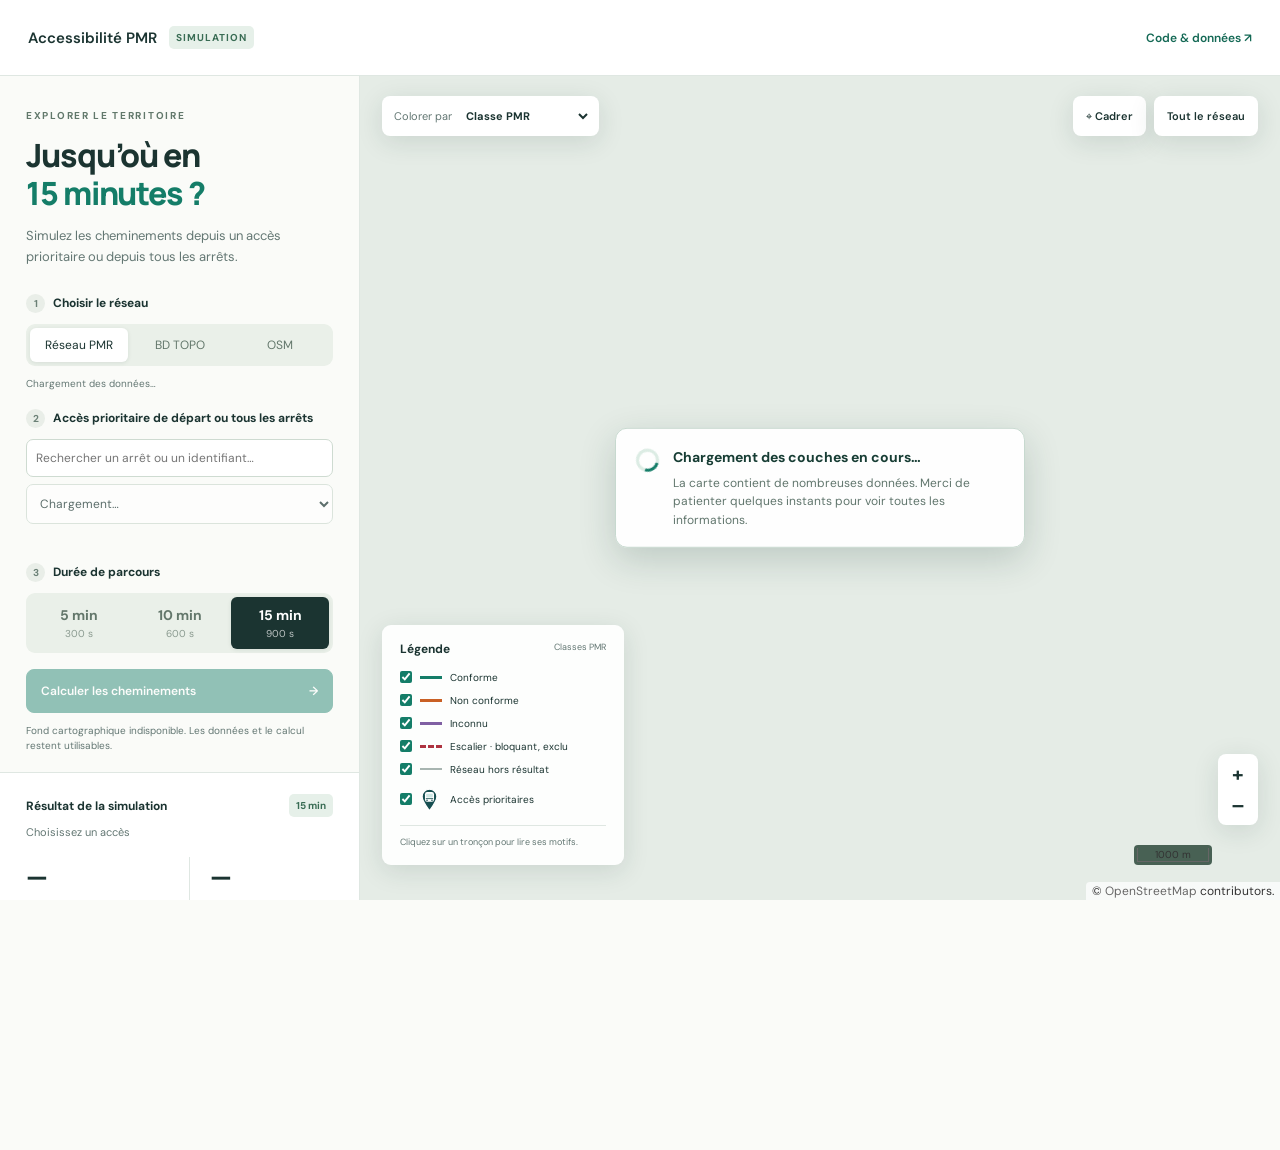
<file: docs/index.html>
<!doctype html><html lang="fr"><meta charset="utf-8"><meta name="viewport" content="width=device-width,initial-scale=1"><meta http-equiv="refresh" content="0;url=./simulation/"><title>Accessibilité PMR · Anglet</title><p><a href="./simulation/">Ouvrir la carte interactive d’Anglet</a></p></html>
</file>
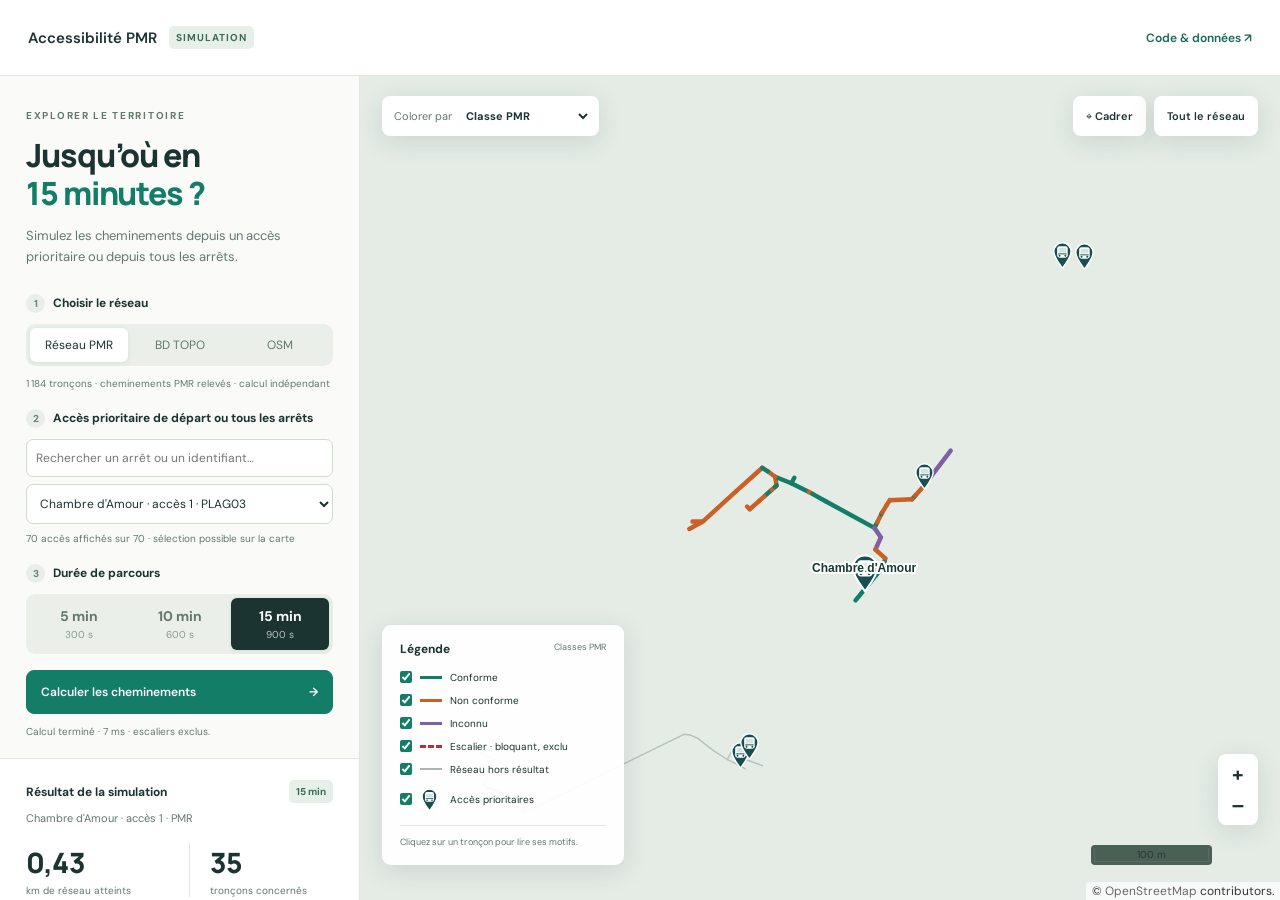
<file: docs/simulation/index.html>
<!doctype html>
<html lang="fr">
<head>
  <meta charset="utf-8"><meta name="viewport" content="width=device-width,initial-scale=1">
  <meta name="description" content="Simulation des cheminements à 5, 10 et 15 minutes depuis les accès prioritaires d’Anglet. Réseaux PMR, BD TOPO et OSM indépendants, critères et motifs consultables.">
  <title>Anglet · Accessibilité PMR</title>
  <link rel="icon" href="data:image/svg+xml,%3Csvg xmlns='http://www.w3.org/2000/svg' viewBox='0 0 64 64'%3E%3Crect width='64' height='64' rx='16' fill='%230f675c'/%3E%3Cpath d='M14 47L28 17h8l14 30H39l-7-17-7 17Z' fill='white'/%3E%3C/svg%3E">
  <link rel="stylesheet" href="./vendor/ol.css"><link rel="stylesheet" href="./style.css">
  <script defer src="./vendor/ol.js"></script><script type="module" src="./app.mjs"></script>
</head>
<body>
  <header class="topbar">
    <div class="brand"><span class="brand-icon" aria-hidden="true">A</span><div><strong>ANGLET</strong><span>Observatoire des cheminements</span></div></div>
    <div class="top-title">Accessibilité PMR <span class="pill">SIMULATION</span></div>
    <a class="source-link" href="https://github.com/chafiiabdi/cartes_danalyse" target="_blank" rel="noopener">Code & données ↗</a>
  </header>
  <main class="workspace">
    <aside class="sidebar" aria-label="Paramètres et résultats">
      <div class="intro"><span class="eyebrow">EXPLORER LE TERRITOIRE</span><h1>Jusqu’où en<br><em>15 minutes ?</em></h1><p>Simulez les cheminements depuis un accès prioritaire ou depuis tous les arrêts.</p></div>
      <section class="parameters">
        <fieldset><legend><span class="step">1</span> Choisir le réseau</legend><div class="segmented network"><label><input type="radio" name="network" value="pmr" checked><span>Réseau PMR</span></label><label><input type="radio" name="network" value="bdtopo"><span>BD TOPO</span></label><label><input type="radio" name="network" value="osm"><span>OSM</span></label></div></fieldset>
        <p class="hint" id="networkInfo">Chargement des données…</p>
        <div class="field"><label for="search"><span class="step">2</span> Accès prioritaire de départ ou tous les arrêts</label><input id="search" type="search" placeholder="Rechercher un arrêt ou un identifiant…" autocomplete="off"><select id="departure" aria-label="Accès prioritaire" disabled><option>Chargement…</option></select><p id="searchInfo" class="hint"></p></div>
        <fieldset><legend><span class="step">3</span> Durée de parcours</legend><div class="segmented durations"><label><input type="radio" name="budget" value="300"><span><b>5 min</b><small>300 s</small></span></label><label><input type="radio" name="budget" value="600"><span><b>10 min</b><small>600 s</small></span></label><label><input type="radio" name="budget" value="900" checked><span><b>15 min</b><small>900 s</small></span></label></div></fieldset>
        <button id="calculate" class="primary" disabled>Calculer les cheminements <span aria-hidden="true">→</span></button>
        <p id="status" role="status" aria-live="polite">Chargement des réseaux…</p>
      </section>
      <section class="results" aria-labelledby="resultTitle"><div class="section-heading"><h2 id="resultTitle">Résultat de la simulation</h2><span id="resultBudget" class="mini-pill">15 min</span></div><p id="resultName" class="result-name">Choisissez un accès</p><div class="metrics"><div><strong id="totalLength">—</strong><span>km de réseau atteints</span></div><div><strong id="edgeCount">—</strong><span>tronçons concernés</span></div></div><div id="distribution" class="distribution" aria-label="Répartition par longueur"></div><div id="stats"></div><p class="hint">Longueurs cumulées de réseau atteignable. En mode « Tous les arrêts », chaque portion commune est comptée une seule fois.</p><div class="exports"><button id="geojson" disabled>↓ GeoJSON</button><button id="csv" disabled>↓ Tableau CSV</button></div><div class="map-export"><strong>Exporter une carte mise en page</strong><div class="exports"><button id="mapPng" disabled>↓ Carte PNG HD</button><button id="mapPdf" disabled>↓ Carte PDF A4</button></div><p class="hint">Titre, orientation, échelle graphique, légende et sources. Le cadrage actuel est conservé.</p></div></section>
      <details class="method"><summary>Règles et limites du calcul</summary><p>Simulation en fauteuil roulant électrique : 6 km/h, ramenés à 3 km/h pour les difficultés prévues par le modèle. Les escaliers sont bloquants et exclus.</p><p>Les autres anciens tronçons « Bloquants » deviennent « Non conformes » et restent franchissables dans la simulation. Les motifs et informations manquantes sont conservés.</p><p>PMR : raccord à son quai associé. BD TOPO et OSM : raccord au tronçon le plus proche. Les réseaux sont calculés séparément. Le raccord, supposé praticable à 6 km/h, est inclus dans le temps.</p><p>Un tronçon non atteint peut être trop éloigné ou déconnecté. Il n’est pas automatiquement bloquant. Les travaux ne sont pas pris en compte.</p><p id="dataDate"></p><p>Sources : données PMR du projet d’Anglet, BD TOPO et réseau OpenStreetMap préparé dans la base. Pour OSM, la conformité PMR n’est pas certifiée. <a href="./README.md">Documentation du modèle</a>.</p></details>
      <footer>ANGLET · ANALYSE TERRITORIALE <span id="dataCount"></span></footer>
    </aside>
    <section class="map-area" aria-label="Carte et inspection des tronçons">
      <div id="loadingAlert" class="loading-alert" role="status" aria-live="polite">
        <span class="loading-spinner" aria-hidden="true"></span>
        <p><strong>Chargement des couches en cours…</strong><span>La carte contient de nombreuses données. Merci de patienter quelques instants pour voir toutes les informations.</span></p>
      </div>
      <div id="map" tabindex="0" aria-label="Carte interactive. Cliquez sur un accès pour le sélectionner ou sur un tronçon pour consulter ses motifs."></div>
      <div class="map-toolbar"><div class="display-controls"><label for="colorMode">Colorer par</label><select id="colorMode"><option value="class">Classe PMR</option><option value="time">Temps de parcours</option></select></div><button id="fit" title="Cadrer le résultat">⌖ <span>Cadrer</span></button><button id="allExtent" title="Voir tout le réseau">Tout le réseau</button></div>
      <div class="notice"><span aria-hidden="true">ⓘ</span><p><strong>Simulation exploratoire</strong> · Les non-conformités peuvent être franchies dans le calcul. Le résultat ne garantit pas la praticabilité réelle.</p></div>
      <div id="connection" class="connection" hidden></div>
      <div class="legend"><h2>Légende <span id="legendMode">Classes PMR</span></h2><div id="classLegend"><label><input type="checkbox" data-class="Conforme" checked><i class="line green"></i>Conforme</label><label><input type="checkbox" data-class="Non conforme" checked><i class="line orange"></i>Non conforme</label><label><input type="checkbox" data-class="Inconnu" checked><i class="line purple"></i>Inconnu</label></div><div id="timeLegend" hidden><p><i class="line time5"></i>0–5 min</p><p><i class="line time10"></i>5–10 min</p><p><i class="line time15"></i>10–15 min</p></div><label><input type="checkbox" id="showStairs" checked><i class="line stair"></i>Escalier · bloquant, exclu</label><label><input type="checkbox" id="showContext" checked><i class="line context"></i>Réseau hors résultat</label><label><input type="checkbox" id="showStops" checked><img class="bus-legend" src="./bus-stop.svg" alt="">Accès prioritaires</label><p class="legend-note">Cliquez sur un tronçon pour lire ses motifs.</p></div>
      <article id="inspection" class="inspection" aria-label="Détail du tronçon" hidden><button id="closeInspection" aria-label="Fermer les informations">×</button><div id="inspectionContent"></div></article>
      <div id="mapError" class="map-error" role="alert" hidden></div>
    </section>
  </main>
  <noscript>Activez JavaScript pour consulter la carte et calculer les cheminements.</noscript>
</body>
</html>
</file>
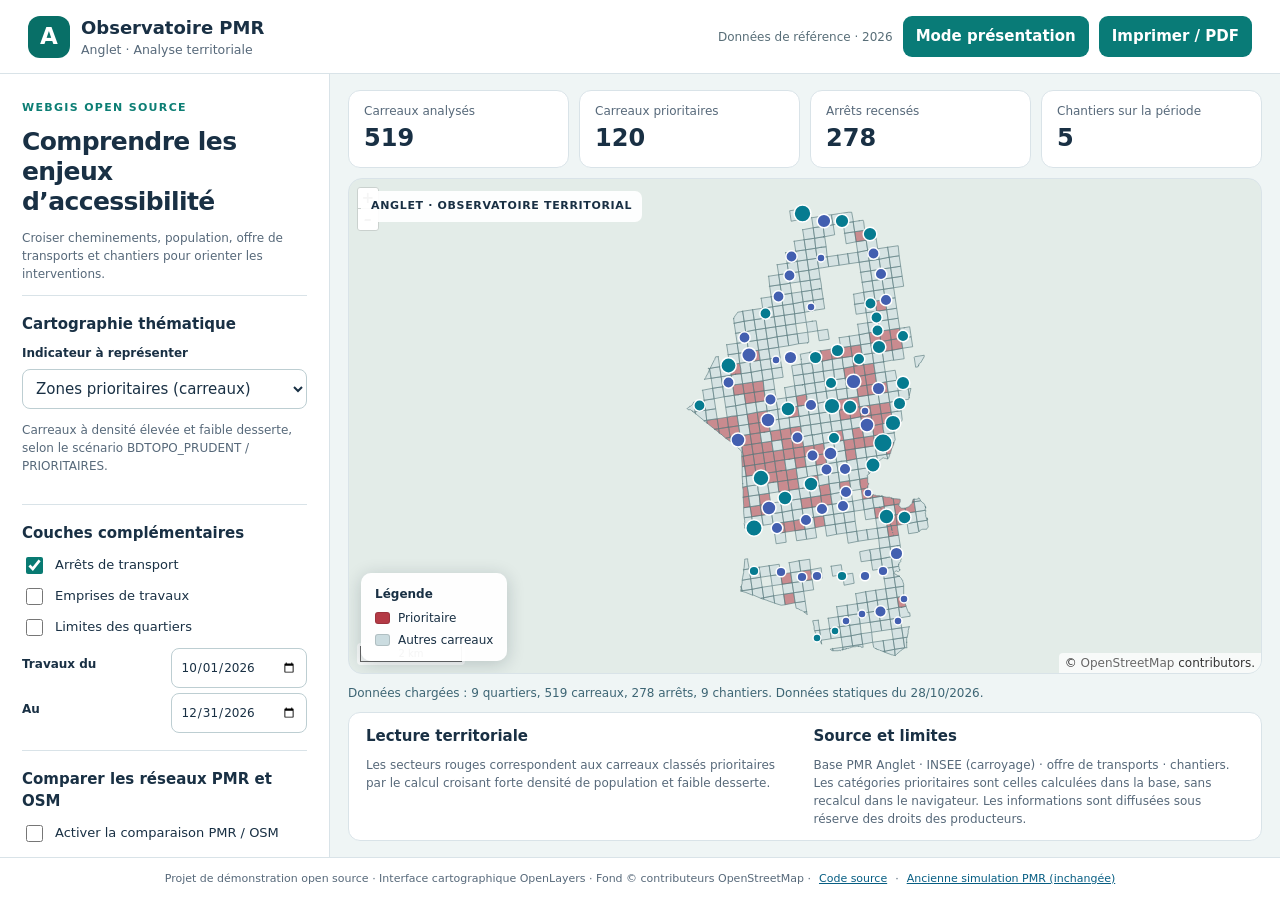
<file: docs/websig/index.html>
<!doctype html>
<html lang="fr"><head><meta charset="utf-8"><meta name="viewport" content="width=device-width, initial-scale=1">
<title>Observatoire PMR · Anglet</title><meta name="description" content="Observatoire territorial de l'accessibilité, transports, population et chantiers à Anglet.">
<link rel="stylesheet" href="../simulation/vendor/ol.css"><link rel="stylesheet" href="./style.css">
<script defer src="../simulation/vendor/ol.js"></script><script defer src="./app.js"></script><script defer src="./comparaison-reseaux.js"></script></head>
<body>
<a class="skip" href="#main">Aller au contenu principal</a>
<header><div class="brand"><span class="logo" aria-hidden="true">A</span><div><strong>Observatoire PMR</strong><small>Anglet · Analyse territoriale</small></div></div><div class="head-actions"><span class="tag">Données de référence · 2026</span><button id="presentation" type="button">Mode présentation</button><button id="print" type="button">Imprimer / PDF</button></div></header>
<main id="main" class="layout">
<aside class="sidebar" aria-label="Paramétrage de la carte">
<div class="intro"><span class="kicker">WEBGIS OPEN SOURCE</span><h1>Comprendre les enjeux d’accessibilité</h1><p>Croiser cheminements, population, offre de transports et chantiers pour orienter les interventions.</p></div>
<section><h2>Cartographie thématique</h2><label for="theme">Indicateur à représenter</label><select id="theme"><option value="priorite">Zones prioritaires (carreaux)</option><option value="densite">Densité de population</option><option value="desserte">Desserte à 15 minutes</option><option value="quartiers">Desserte des quartiers</option><option value="transport">Offre de transports</option><option value="travaux">Travaux sur une période</option></select>
<p class="help" id="themeHint">Carreaux avec forte densité et faible desserte du réseau selon le scénario prudent.</p></section>
<section><h2>Couches complémentaires</h2><label class="check"><input id="stops" type="checkbox" checked> Arrêts de transport</label><label class="check"><input id="works" type="checkbox"> Emprises de travaux</label><label class="check"><input id="areas" type="checkbox"> Limites des quartiers</label>
<div class="dates"><label for="from">Travaux du</label><input id="from" type="date" value="2026-10-01"><label for="to">Au</label><input id="to" type="date" value="2026-12-31"></div></section>
<section aria-labelledby="compareTitle"><h2 id="compareTitle">Comparer les réseaux PMR et OSM</h2>
<label class="check"><input id="compare" type="checkbox"> Activer la comparaison PMR / OSM</label>
<div id="compareOptions" hidden>
<label class="check"><input id="comparePmr" type="checkbox" checked disabled> Réseau PMR relevé</label>
<label class="check"><input id="compareOsm" type="checkbox" checked disabled> Réseau OSM (référence complémentaire)</label>
<label class="check"><input id="compareEnds" type="checkbox" checked disabled> Extrémités PMR proches d’OSM à examiner</label>
<button class="secondary" id="compareFit" type="button" disabled>Cadrer sur le réseau PMR</button>
</div>
<p id="compareStatus" class="help" role="status" aria-live="polite">Mode facultatif : repérer visuellement les interruptions apparentes et les continuités potentielles.</p>
<p class="help">Les points signalés sont des hypothèses, non des ruptures prouvées. Un chemin sur OSM ne garantit ni sa praticabilité ni sa conformité PMR.</p>
</section>
<section><h2>Explorer</h2><label for="search">Rechercher un quartier ou un arrêt</label><input id="search" type="search" placeholder="Nom, identifiant…" autocomplete="off"><button id="find" type="button" class="secondary">Rechercher sur la carte</button><button id="fit" type="button" class="secondary">Recentrer sur Anglet</button></section>
<section><h2>Exporter</h2><button id="export" type="button" class="secondary">Télécharger la couche GeoJSON</button><button id="csv" type="button" class="secondary">Télécharger les données CSV</button></section>
<div class="method"><strong>Interprétation</strong><p>Indicateurs agrégés issus de la base PMR : scénario BDTOPO_PRUDENT / PRIORITAIRES. Les résultats ne sont pas une validation terrain de l’accessibilité. Offre de transports : photographie d’un jour type. Chantiers : dates planifiées, non garantie d’activité réelle.</p><p>Copie statique exportée le 28/10/2026. Aucune mise à jour automatique.</p></div>
</aside>
<section class="content" aria-label="Carte et résultats">
<div class="stats" aria-label="Indicateurs de synthèse"><div><span>Carreaux analysés</span><strong id="nCar">—</strong></div><div><span>Carreaux prioritaires</span><strong id="nPriority">—</strong></div><div><span>Arrêts recensés</span><strong id="nStops">—</strong></div><div><span>Chantiers sur la période</span><strong id="nWorks">—</strong></div></div>
<div class="map-wrap"><div id="map" tabindex="0" aria-label="Carte interactive d'Anglet. Un clic sur un objet affiche ses détails."></div><div class="map-label">ANGLET · OBSERVATOIRE TERRITORIAL</div><div class="legend" id="legend" aria-label="Légende cartographique"></div><div id="networkLegend" class="network-legend" hidden><strong>Comparaison PMR / OSM</strong><div><i class="pmr-line"></i> Réseau PMR</div><div><i class="osm-line"></i> Réseau OSM (indicatif)</div><div><i class="endpoint-point"></i> Extrémité à examiner</div></div><article id="info" class="info" hidden tabindex="-1" aria-live="polite"><button id="close" aria-label="Fermer les détails">×</button><div id="detail"></div></article></div>
<div id="status" role="status" aria-live="polite">Chargement des données cartographiques…</div>
<div class="results"><div><h2>Lecture territoriale</h2><p id="summary">Sélectionnez une thématique pour explorer les données.</p></div><div><h2>Source et limites</h2><p>Base PMR Anglet · INSEE (carroyage) · offre de transports · chantiers. Les catégories prioritaires sont celles calculées dans la base, sans recalcul dans le navigateur. Les informations sont diffusées sous réserve des droits des producteurs.</p></div></div>
</section></main>
<footer>Projet de démonstration open source · Interface cartographique OpenLayers · Fond © contributeurs OpenStreetMap · <a href="https://github.com/chafiiabdi/cartes_danalyse" target="_blank" rel="noopener">Code source</a> · <a href="../simulation/">Ancienne simulation PMR (inchangée)</a></footer>
</body></html>
</file>
<file: docs/simulation/vendor/ol.css>
:root,
:host {
  --ol-background-color: white;
  --ol-accent-background-color: #F5F5F5;
  --ol-subtle-background-color: rgba(128, 128, 128, 0.25);
  --ol-partial-background-color: rgba(255, 255, 255, 0.75);
  --ol-foreground-color: #333333;
  --ol-subtle-foreground-color: #666666;
  --ol-brand-color: #00AAFF;
}

.ol-box {
  box-sizing: border-box;
  border-radius: 2px;
  border: 1.5px solid var(--ol-background-color);
  background-color: var(--ol-partial-background-color);
}

.ol-mouse-position {
  top: 8px;
  right: 8px;
  position: absolute;
}

.ol-scale-line {
  background: var(--ol-partial-background-color);
  border-radius: 4px;
  bottom: 8px;
  left: 8px;
  padding: 2px;
  position: absolute;
}

.ol-scale-line-inner {
  border: 1px solid var(--ol-subtle-foreground-color);
  border-top: none;
  color: var(--ol-foreground-color);
  font-size: 10px;
  text-align: center;
  margin: 1px;
  will-change: contents, width;
  transition: all 0.25s;
}

.ol-scale-bar {
  position: absolute;
  bottom: 8px;
  left: 8px;
}

.ol-scale-bar-inner {
  display: flex;
}

.ol-scale-step-marker {
  width: 1px;
  height: 15px;
  background-color: var(--ol-foreground-color);
  float: right;
  z-index: 10;
}

.ol-scale-step-text {
  position: absolute;
  bottom: -5px;
  font-size: 10px;
  z-index: 11;
  color: var(--ol-foreground-color);
  text-shadow: -1.5px 0 var(--ol-partial-background-color), 0 1.5px var(--ol-partial-background-color), 1.5px 0 var(--ol-partial-background-color), 0 -1.5px var(--ol-partial-background-color);
}

.ol-scale-text {
  position: absolute;
  font-size: 12px;
  text-align: center;
  bottom: 25px;
  color: var(--ol-foreground-color);
  text-shadow: -1.5px 0 var(--ol-partial-background-color), 0 1.5px var(--ol-partial-background-color), 1.5px 0 var(--ol-partial-background-color), 0 -1.5px var(--ol-partial-background-color);
}

.ol-scale-singlebar {
  position: relative;
  height: 10px;
  z-index: 9;
  box-sizing: border-box;
  border: 1px solid var(--ol-foreground-color);
}

.ol-scale-singlebar-even {
  background-color: var(--ol-subtle-foreground-color);
}

.ol-scale-singlebar-odd {
  background-color: var(--ol-background-color);
}

.ol-unsupported {
  display: none;
}

.ol-viewport,
.ol-unselectable {
  -webkit-touch-callout: none;
  -webkit-user-select: none;
  -moz-user-select: none;
  user-select: none;
  -webkit-tap-highlight-color: transparent;
}

.ol-viewport canvas {
  all: unset;
  overflow: hidden;
}

.ol-viewport {
  touch-action: pan-x pan-y;
}

.ol-selectable {
  -webkit-touch-callout: default;
  -webkit-user-select: text;
  -moz-user-select: text;
  user-select: text;
}

.ol-grabbing {
  cursor: -webkit-grabbing;
  cursor: -moz-grabbing;
  cursor: grabbing;
}

.ol-grab {
  cursor: move;
  cursor: -webkit-grab;
  cursor: -moz-grab;
  cursor: grab;
}

.ol-control {
  position: absolute;
  background-color: var(--ol-subtle-background-color);
  border-radius: 4px;
}

.ol-zoom {
  top: .5em;
  left: .5em;
}

.ol-rotate {
  top: .5em;
  right: .5em;
  transition: opacity .25s linear, visibility 0s linear;
}

.ol-rotate.ol-hidden {
  opacity: 0;
  visibility: hidden;
  transition: opacity .25s linear, visibility 0s linear .25s;
}

.ol-zoom-extent {
  top: 4.643em;
  left: .5em;
}

.ol-full-screen {
  right: .5em;
  top: .5em;
}

.ol-control button {
  display: block;
  margin: 1px;
  padding: 0;
  color: var(--ol-subtle-foreground-color);
  font-weight: bold;
  text-decoration: none;
  font-size: inherit;
  text-align: center;
  height: 1.375em;
  width: 1.375em;
  line-height: .4em;
  background-color: var(--ol-background-color);
  border: none;
  border-radius: 2px;
}

.ol-control button::-moz-focus-inner {
  border: none;
  padding: 0;
}

.ol-zoom-extent button {
  line-height: 1.4em;
}

.ol-compass {
  display: block;
  font-weight: normal;
  will-change: transform;
}

.ol-touch .ol-control button {
  font-size: 1.5em;
}

.ol-touch .ol-zoom-extent {
  top: 5.5em;
}

.ol-control button:hover,
.ol-control button:focus {
  text-decoration: none;
  outline: 1px solid var(--ol-subtle-foreground-color);
  color: var(--ol-foreground-color);
}

.ol-zoom .ol-zoom-in {
  border-radius: 2px 2px 0 0;
}

.ol-zoom .ol-zoom-out {
  border-radius: 0 0 2px 2px;
}

.ol-attribution {
  text-align: right;
  bottom: .5em;
  right: .5em;
  max-width: calc(100% - 1.3em);
  display: flex;
  flex-flow: row-reverse;
  align-items: center;
}

.ol-attribution a {
  color: var(--ol-subtle-foreground-color);
  text-decoration: none;
}

.ol-attribution ul {
  margin: 0;
  padding: 1px .5em;
  color: var(--ol-foreground-color);
  text-shadow: 0 0 2px var(--ol-background-color);
  font-size: 12px;
}

.ol-attribution li {
  display: inline;
  list-style: none;
}

.ol-attribution li:not(:last-child):after {
  content: " ";
}

.ol-attribution img {
  max-height: 2em;
  max-width: inherit;
  vertical-align: middle;
}

.ol-attribution button {
  flex-shrink: 0;
}

.ol-attribution.ol-collapsed ul {
  display: none;
}

.ol-attribution:not(.ol-collapsed) {
  background: var(--ol-partial-background-color);
}

.ol-attribution.ol-uncollapsible {
  bottom: 0;
  right: 0;
  border-radius: 4px 0 0;
}

.ol-attribution.ol-uncollapsible img {
  margin-top: -.2em;
  max-height: 1.6em;
}

.ol-attribution.ol-uncollapsible button {
  display: none;
}

.ol-zoomslider {
  top: 4.5em;
  left: .5em;
  height: 200px;
}

.ol-zoomslider button {
  position: relative;
  height: 10px;
}

.ol-touch .ol-zoomslider {
  top: 5.5em;
}

.ol-overviewmap {
  left: 0.5em;
  bottom: 0.5em;
}

.ol-overviewmap.ol-uncollapsible {
  bottom: 0;
  left: 0;
  border-radius: 0 4px 0 0;
}

.ol-overviewmap .ol-overviewmap-map,
.ol-overviewmap button {
  display: block;
}

.ol-overviewmap .ol-overviewmap-map {
  border: 1px solid var(--ol-subtle-foreground-color);
  height: 150px;
  width: 150px;
}

.ol-overviewmap:not(.ol-collapsed) button {
  bottom: 0;
  left: 0;
  position: absolute;
}

.ol-overviewmap.ol-collapsed .ol-overviewmap-map,
.ol-overviewmap.ol-uncollapsible button {
  display: none;
}

.ol-overviewmap:not(.ol-collapsed) {
  background: var(--ol-subtle-background-color);
}

.ol-overviewmap-box {
  border: 1.5px dotted var(--ol-subtle-foreground-color);
}

.ol-overviewmap .ol-overviewmap-box:hover {
  cursor: move;
}

.ol-overviewmap .ol-viewport:hover {
  cursor: pointer;
}
</file>
<file: docs/simulation/style.css>
@import url('https://fonts.googleapis.com/css2?family=DM+Sans:wght@400;500;600;700&family=Manrope:wght@400;500;600;700;800&display=swap');
:root{--ink:#1b3431;--muted:#637773;--green:#147d68;--orange:#c96025;--purple:#8060a3;--border:#dfe7e2;--paper:#fafbf8;--shadow:0 6px 26px #173a3220;font-family:'DM Sans',Arial,sans-serif;color:var(--ink);font-synthesis:none}
*{box-sizing:border-box}body{margin:0;background:var(--paper)}button,input,select{font:inherit}button,select,summary{cursor:pointer}button{border:1px solid var(--border);border-radius:8px;background:#fff;color:var(--ink);padding:10px 13px;font-weight:600}button:hover{background:#edf4ef;border-color:#a4bcb2}button:disabled{cursor:default;opacity:.45}a{color:#146955}input:focus-visible,select:focus-visible,button:focus-visible,summary:focus-visible,a:focus-visible{outline:3px solid #8dcab6;outline-offset:3px}[hidden]{display:none!important}
.topbar{height:76px;background:#fff;display:flex;align-items:center;justify-content:space-between;padding:0 28px;border-bottom:1px solid var(--border);gap:16px}.brand{display:flex;align-items:center;gap:12px}.brand-icon{width:40px;height:40px;border-radius:11px;background:var(--ink);color:white;display:grid;place-items:center;font-family:Manrope,Arial,sans-serif;font-weight:800;font-size:25px}.brand strong{font-size:13px;letter-spacing:2.2px;display:block}.brand div>span{font-size:11px;color:var(--muted);display:block;margin-top:3px}.top-title{font-weight:600;font-size:15px;display:flex;align-items:center;gap:12px}.pill,.mini-pill{font-size:10px;background:#e6f0e9;color:#396c54;border-radius:5px;padding:5px 7px;letter-spacing:1px;font-weight:700}.source-link{font-size:12px;text-decoration:none;font-weight:600}
.workspace{display:grid;grid-template-columns:360px minmax(0,1fr);height:calc(100dvh - 76px)}.sidebar{overflow-y:auto;border-right:1px solid var(--border);background:var(--paper);scrollbar-width:thin}.intro{padding:27px 26px 12px}.eyebrow{font-size:10px;letter-spacing:1.7px;font-weight:700;color:#61786b}h1{font-family:Manrope,Arial,sans-serif;font-size:32px;line-height:1.2;letter-spacing:-1.1px;margin:12px 0 13px;font-weight:800}h1 em{font-style:normal;color:var(--green)}.intro p{font-size:13px;line-height:1.6;color:var(--muted);margin:0}.parameters{padding:15px 26px 19px}fieldset{padding:0;border:0;margin:0 0 10px;min-width:0}legend,.field>label{font-size:12px;font-weight:700;display:block;padding:0;margin:0 0 11px}.step{color:#6b8076;font-size:10px;background:#e9eee8;border-radius:50%;width:19px;height:19px;display:inline-grid;place-items:center;margin-right:5px}.segmented{display:flex;padding:4px;background:#eaf0e9;border-radius:9px;gap:3px}.segmented label{flex:1;position:relative;cursor:pointer}.segmented input{position:absolute;opacity:0;width:1px;height:1px}.segmented label>span{display:block;text-align:center;font-size:12px;padding:9px 4px;border-radius:6px;color:#63776b}.segmented input:checked+span{background:#fff;color:var(--ink);box-shadow:0 1px 4px #1a392d18}.segmented input:focus-visible+span{outline:3px solid #8dcab6}.durations input:checked+span{background:var(--ink);color:#fff}.durations b{display:block;font-size:14px}.durations small{display:block;opacity:.7;font-size:10px;margin-top:3px}.hint{font-size:10px;color:var(--muted);line-height:1.5;margin:7px 0 15px}.field{margin:18px 0}.field input,.field select{width:100%;border:1px solid #cedbd1;background:#fff;border-radius:7px;padding:10px 9px;font-size:12px;color:var(--ink)}.field input{margin-bottom:7px}.field .hint{margin-bottom:0;min-height:14px}.primary{background:var(--green);border-color:var(--green);color:#fff;width:100%;display:flex;justify-content:space-between;margin-top:16px;padding:13px 14px;font-size:12px}.primary:hover{background:#106653;border-color:#106653}#status{font-size:10px;line-height:1.5;margin:10px 0 0;color:var(--muted)}#status.error{color:#a63133}
.results{background:#fff;border-top:1px solid var(--border);border-bottom:1px solid var(--border);padding:21px 26px}.section-heading{display:flex;align-items:center;justify-content:space-between;gap:8px}h2{font-size:12px;margin:0;font-weight:700}.mini-pill{letter-spacing:0;font-size:10px}.result-name{font-size:11px;color:var(--muted);margin:8px 0 18px}.metrics{display:grid;grid-template-columns:1fr 1fr;gap:18px}.metrics>div+div{border-left:1px solid var(--border);padding-left:20px}.metrics strong{display:block;font-family:Manrope,Arial,sans-serif;font-size:28px;font-weight:800;letter-spacing:-.8px}.metrics span{display:block;font-size:10px;color:var(--muted);margin-top:3px}.distribution{display:flex;height:6px;overflow:hidden;border-radius:4px;background:#ecf0ec;margin:20px 0 14px}.stat-row{display:flex;align-items:center;justify-content:space-between;font-size:11px;margin:11px 0;gap:8px}.stat-label{display:flex;align-items:center;gap:7px}.stat-values{color:var(--muted);font-variant-numeric:tabular-nums}.stat-values b{display:inline-block;color:var(--ink);min-width:42px;text-align:right}.bullet{height:7px;width:7px;border-radius:50%;display:inline-block}.exports{display:flex;gap:8px}.exports button{flex:1;font-size:11px;padding:9px 3px}.method{padding:20px 26px;font-size:11px;color:var(--muted);line-height:1.65}.method summary{font-weight:700;color:var(--ink)}.sidebar footer{padding:4px 26px 22px;font-size:9px;letter-spacing:1px;color:#75897d}.sidebar footer span{display:block;letter-spacing:0;margin-top:6px}
.map-area{position:relative;min-width:0;overflow:hidden;background:#e9eee8}#map{height:100%;width:100%;background:#e5ece6}.map-toolbar{position:absolute;top:20px;left:22px;right:22px;display:flex;align-items:center;gap:8px;pointer-events:none}.map-toolbar>*{pointer-events:auto;background:#fff;box-shadow:var(--shadow)}.map-toolbar button{height:40px;font-size:11px;border:0}.display-controls{display:flex;align-items:center;border-radius:8px;padding:0 8px 0 12px;height:40px;gap:8px;margin-right:auto;font-size:11px}.display-controls label{color:var(--muted)}.display-controls select{background:transparent;border:0;color:var(--ink);font-size:11px;font-weight:700;padding:7px 2px;max-width:140px}.notice{position:absolute;top:72px;left:22px;right:22px;display:flex;gap:9px;align-items:center;background:#fffcf1f5;border:1px solid #e3dcc4;border-radius:7px;padding:8px 12px;color:#77623e;max-width:710px;font-size:10px;box-shadow:0 2px 8px #2a3c1e08}.notice p{margin:0;line-height:1.5}.notice>span{font-size:17px}.connection{position:absolute;top:140px;left:22px;right:22px;max-width:650px;background:#fffffff2;border:1px solid var(--border);border-left:3px solid #c59242;border-radius:6px;padding:9px 12px;font-size:11px;line-height:1.5;color:#665c42;box-shadow:var(--shadow)}
.legend{position:absolute;left:22px;bottom:35px;background:#ffffffed;border-radius:9px;padding:16px 18px;box-shadow:var(--shadow);width:242px}.legend h2{display:flex;justify-content:space-between;margin-bottom:14px}.legend h2 span{font-size:9px;font-weight:400;color:var(--muted)}.legend label,.legend #timeLegend p{display:flex;align-items:center;gap:8px;font-size:10px;margin:10px 0;cursor:pointer}.legend input{width:12px;height:12px;margin:0;accent-color:var(--green)}.line{display:inline-block;width:22px;height:0;border-top:3px solid;flex-shrink:0}.green{border-color:var(--green)}.orange{border-color:var(--orange)}.purple{border-color:var(--purple)}.stair{border-color:#ae3340;border-top-style:dashed}.context{border-color:#a8b5b1;border-top-width:2px}.time5{border-color:#007f6f}.time10{border-color:#288bc2}.time15{border-color:#7451ac}.dot{display:inline-block;border:2px solid white;border-radius:50%;background:#264e66;width:10px;height:10px;box-shadow:0 0 0 1px #264e66;margin:0 6px}.legend-note{font-size:9px;color:var(--muted);border-top:1px solid var(--border);padding-top:10px;line-height:1.5;margin:12px 0 0}
.inspection{position:absolute;right:22px;bottom:35px;background:#fff;border-radius:10px;padding:22px;width:min(350px,calc(100% - 44px));max-height:64%;overflow:auto;box-shadow:0 9px 40px #0f302535;z-index:3}.inspection>button{position:absolute;right:10px;top:9px;border:0;font-size:20px;padding:0 7px}.inspection h2{font-family:Manrope,Arial,sans-serif;font-size:18px;margin:12px 20px 8px 0}.inspection h3{font-size:11px;margin:20px 0 8px}.inspection p,.inspection li{font-size:11px;line-height:1.6;color:var(--muted)}.inspection ul{padding-left:16px}.inspection .badge{display:inline-block;font-size:10px;padding:5px 9px;background:#eef4ef;border-radius:5px;font-weight:700}.inspection .badge.stairs{color:#a12b39;background:#f9eaec}.inspection .badge.nonconform{color:#9c461c;background:#fff0e5}.inspection .badge.unknown{color:#73528e;background:#f0eaf5}.detail-grid{display:grid;grid-template-columns:1fr 1fr;gap:12px 8px;border-top:1px solid var(--border);padding-top:13px}.detail-grid span{font-size:9px;color:var(--muted);display:block}.detail-grid b{font-size:12px;font-weight:600;display:block;margin-top:3px}.map-error{position:absolute;left:22px;right:22px;top:195px;padding:16px;background:#fff3f2;color:#963137;border:1px solid #d4a7a7;border-radius:8px;font-size:12px;z-index:5}.ol-zoom{left:auto;right:22px;top:auto;bottom:75px;background:#fff;box-shadow:var(--shadow);padding:4px;border-radius:8px}.ol-zoom button{background:white!important;color:var(--ink)!important;width:30px;height:30px;font-size:20px}.ol-scale-line{left:auto;right:68px;bottom:35px;background:#2d493bd9}.ol-attribution{font-size:9px}.ol-attribution button{color:var(--ink)}
@media(min-width:1500px){.workspace{grid-template-columns:385px 1fr}.intro,.parameters,.results{padding-left:30px;padding-right:30px}h1{font-size:36px}}
@media(max-width:1000px){.workspace{grid-template-columns:310px 1fr}.intro,.parameters,.results{padding-left:20px;padding-right:20px}.topbar{padding:0 20px}.top-title{font-size:13px}.brand div>span{display:none}.source-link{font-size:10px}.map-toolbar{left:14px;right:14px;top:14px}.map-toolbar button{font-size:10px}.display-controls label{display:none}.notice{left:14px;right:14px;top:64px}.connection{left:14px;right:14px;top:142px}.legend{left:14px;width:210px;padding:14px}.inspection{right:14px;bottom:35px;width:calc(100% - 28px)}.legend:has(~.inspection:not([hidden])){display:none}h1{font-size:30px}}
@media(max-width:700px){.topbar{height:60px;padding:0 14px}.brand-icon{width:32px;height:32px;font-size:21px}.brand strong{font-size:11px}.top-title{font-size:11px}.pill{font-size:8px;padding:4px}.source-link{display:none}.workspace{height:auto;display:flex;flex-direction:column}.sidebar{overflow:visible;border:0}.intro{padding:20px 20px 0}.eyebrow{font-size:9px}h1{font-size:27px;margin:7px 0}h1 br{display:none}h1 em{margin-left:6px}.intro p{font-size:11px}.parameters{padding:15px 20px}.field{margin:12px 0}.results{padding:18px 20px}.metrics strong{font-size:25px}.method,footer{display:none}.map-area{height:70dvh;min-height:470px;order:1}.sidebar{display:contents}.intro,.parameters,.results{order:0}.results{order:2}.map-toolbar button{padding:8px}.notice{font-size:9px}.connection{font-size:10px;top:134px}.legend{width:200px;bottom:30px;padding:12px}.legend label{font-size:9px;margin:8px 0}.inspection{max-height:60%}.map-error{top:195px}.ol-zoom{right:14px}.result-name{margin-bottom:10px}.distribution{margin-top:14px}}
@media print{.topbar,.sidebar,.map-toolbar,.notice,.connection,.ol-control{display:none}.workspace{display:block;height:auto}.map-area{height:90vh}.legend{box-shadow:none}}

/* Masquer l'identité graphique et les messages flottants sur la carte, sans changer les calculs. */
.topbar .brand,
.map-area .notice,
.map-area .connection {
  display: none !important;
}

/* Export cartographique du résultat et symboles des arrêts prioritaires. */
.map-export{margin-top:16px;padding-top:15px;border-top:1px solid var(--border)}
.map-export>strong{display:block;font-size:12px;color:var(--ink);margin-bottom:10px}
.map-export .exports button{background:#eaf4ef;border-color:#b9d9c9;color:#155f50}
.map-export .exports button:hover:not(:disabled){background:#d5ecdf}
.map-export .hint{margin:9px 0 0}
.legend .bus-legend{width:23px;height:27px;object-fit:contain;flex-shrink:0;margin-left:-2px;margin-right:1px}

/* Message de patience : apparaît immédiatement, puis disparaît quand les couches sont prêtes. */
.loading-alert{position:absolute;z-index:9;top:50%;left:50%;transform:translate(-50%,-50%);width:min(410px,calc(100% - 32px));display:flex;align-items:flex-start;gap:14px;padding:18px 20px;background:#fffffff2;border:1px solid #c7d9cf;border-radius:12px;box-shadow:0 12px 36px #163a3030;pointer-events:none}
.loading-alert p{margin:0;font-size:12px;line-height:1.55;color:#61766d}
.loading-alert strong{display:block;color:#173d34;font-size:14px;margin-bottom:5px}
.loading-alert p span{display:block}
.loading-spinner{flex:none;width:23px;height:23px;margin-top:2px;border:3px solid #dcece4;border-top-color:#147d68;border-radius:50%;animation:map-loading-spin 1s linear infinite}
@keyframes map-loading-spin{to{transform:rotate(360deg)}}
@media(prefers-reduced-motion:reduce){.loading-spinner{animation:none;border-top-color:#147d68}}
@media(max-width:700px){.loading-alert{padding:14px;gap:10px;top:42%}.loading-alert strong{font-size:12px}.loading-alert p{font-size:11px}}
@media print{.loading-alert{display:none!important}}
</file>
<file: docs/websig/style.css>
:root{color-scheme:light;--ink:#193044;--muted:#57697a;--line:#d9e3e8;--accent:#087b78}*{box-sizing:border-box}body{margin:0;font:15px/1.5 system-ui,Segoe UI,Arial,sans-serif;color:var(--ink);background:#eff5f5}button,input,select{font:inherit}button{cursor:pointer}button:focus-visible,input:focus-visible,select:focus-visible,a:focus-visible,#map:focus-visible{outline:3px solid #be5c00;outline-offset:2px}.skip{position:absolute;top:-100px;left:10px;background:white;padding:10px;z-index:999}.skip:focus{top:10px}header{height:74px;background:#fff;display:flex;align-items:center;justify-content:space-between;padding:12px 28px;border-bottom:1px solid var(--line)}.brand{display:flex;gap:11px;align-items:center}.brand strong{display:block;font-size:18px}.brand small{display:block;color:var(--muted)}.logo{display:grid;place-items:center;width:42px;height:42px;background:#086f67;border-radius:12px;color:#fff;font-size:23px;font-weight:800}.head-actions{display:flex;gap:10px;align-items:center}.tag{font-size:12px;color:#586e78}button{border:0;border-radius:9px;background:#097b77;color:#fff;padding:9px 13px;font-weight:650}button:hover{filter:brightness(.92)}.secondary{color:var(--ink);background:#eaf2f2;border:1px solid #cbdcdd}.layout{display:grid;grid-template-columns:330px minmax(0,1fr);height:calc(100vh - 117px);min-height:620px}.sidebar{background:white;padding:21px 22px;overflow:auto;border-right:1px solid var(--line)}.kicker{color:#0c7e74;font-size:11px;font-weight:800;letter-spacing:.12em}.intro h1{font-size:25px;line-height:1.2;letter-spacing:-.6px;margin:9px 0}.intro p,.help,.method{font-size:12px;color:var(--muted)}section>h2,.results h2{font-size:15px;margin:0 0 9px}aside section{border-top:1px solid var(--line);padding:17px 0}label:not(.check){display:block;font-size:12px;font-weight:650;margin:7px 0}select,input[type=search],input[type=date]{border:1px solid #bdced2;border-radius:8px;background:white;padding:9px;max-width:100%;width:100%;color:var(--ink)}.check{display:flex;align-items:center;gap:9px;margin:8px 0;font-size:13px}.check input{accent-color:#087a72;width:17px;height:17px}.dates{display:grid;grid-template-columns:1fr 1fr;gap:5px 12px;margin-top:9px}.dates label{margin-bottom:0}.dates input{font-size:12px}.sidebar button{width:100%;margin-top:8px}.method{padding:13px;background:#eff6f3;border-radius:10px;line-height:1.6}.content{padding:16px 18px;display:flex;flex-direction:column;min-width:0;min-height:0;gap:10px}.stats{display:grid;grid-template-columns:repeat(4,minmax(0,1fr));gap:10px}.stats>div{padding:11px 15px;background:#fff;border:1px solid var(--line);border-radius:12px}.stats span{display:block;color:var(--muted);font-size:12px}.stats strong{font-size:24px}.map-wrap{position:relative;flex:1;min-height:360px;border-radius:14px;overflow:hidden;border:1px solid var(--line);background:#e3ece8}#map{height:100%;width:100%}.map-label{position:absolute;top:12px;left:12px;background:#ffffffef;padding:7px 10px;border-radius:7px;font-size:11px;font-weight:700;letter-spacing:.06em;pointer-events:none}.legend{position:absolute;left:12px;bottom:12px;background:#fffffff3;padding:12px 14px;box-shadow:0 3px 18px #1233;border-radius:10px;max-width:225px;font-size:12px}.legend strong{display:block;margin-bottom:6px}.key{display:flex;align-items:center;gap:8px;margin-top:4px}.swatch{width:15px;height:12px;border-radius:3px;border:1px solid #0002;flex-shrink:0}.info{position:absolute;top:13px;right:13px;background:white;max-width:320px;width:calc(100% - 25px);max-height:76%;overflow:auto;border-radius:12px;padding:16px;box-shadow:0 6px 30px #1235;font-size:13px}.info h2{font-size:16px;padding-right:25px}.info dl{display:grid;grid-template-columns:1fr 1.3fr;gap:5px;border-top:1px solid var(--line);padding-top:9px}.info dt{color:#536574}.info dd{margin:0;overflow-wrap:anywhere}.info #close{float:right;padding:0 7px;background:white;color:#193044;font-size:25px}#status{font-size:12px;min-height:18px;color:#3d6574}.results{display:grid;grid-template-columns:1fr 1fr;gap:17px;background:white;border-radius:12px;border:1px solid var(--line);padding:12px 17px}.results p{font-size:12px;color:var(--muted);margin:0}footer{height:43px;background:#fff;border-top:1px solid var(--line);display:flex;align-items:center;justify-content:center;gap:8px;padding:8px;text-align:center;font-size:11px;color:var(--muted)}a{color:#075e83}@media(max-width:850px){header{height:auto;min-height:70px;padding:9px 12px}.tag{display:none}.layout{display:flex;flex-direction:column;height:auto;min-height:0}.sidebar{overflow:visible;padding:13px 16px}.intro h1{font-size:21px}.content{height:740px;min-height:650px;padding:9px}.stats{grid-template-columns:repeat(2,1fr)}.stats strong{font-size:19px}.map-wrap{min-height:380px}.results{grid-template-columns:1fr}.head-actions button{font-size:12px;padding:7px}footer{height:auto;flex-wrap:wrap}.map-label{display:none}}@media print{header,.sidebar,.head-actions,.stats button,#status,footer{display:none!important}.layout{display:block;height:auto}.content{padding:0}.map-wrap{height:210mm}.info{display:none}.results{break-inside:avoid}.ol-control{display:none!important}}body.present .sidebar,body.present .results,body.present footer{display:none}body.present .layout{grid-template-columns:1fr;height:calc(100vh - 74px)}body.present .content{padding:9px}body.present .map-wrap{min-height:0}

/* Couche indépendante : superposition exploratoire PMR/OSM */
.network-legend{position:absolute;right:12px;bottom:12px;background:#fffffff5;padding:11px 13px;
 border-radius:10px;box-shadow:0 3px 18px #1233;font-size:12px;max-width:215px}
.network-legend strong{display:block;margin-bottom:7px}
.network-legend div{display:flex;align-items:center;gap:9px;margin:5px 0}
.network-legend i{width:23px;height:0;display:inline-block;flex:none;border-top:4px solid #007f85}
.network-legend .osm-line{border-top:2px dashed #5a5c70}
.network-legend .endpoint-point{width:11px;height:11px;border:1.5px solid white;outline:1px solid #c33d46;
 background:#c33d46;border-radius:50%}
@media(max-width:600px){.network-legend{right:6px;bottom:6px;padding:7px;font-size:10px;max-width:165px}}
@media print{#compareOptions,.network-legend{break-inside:avoid}}
</file>
